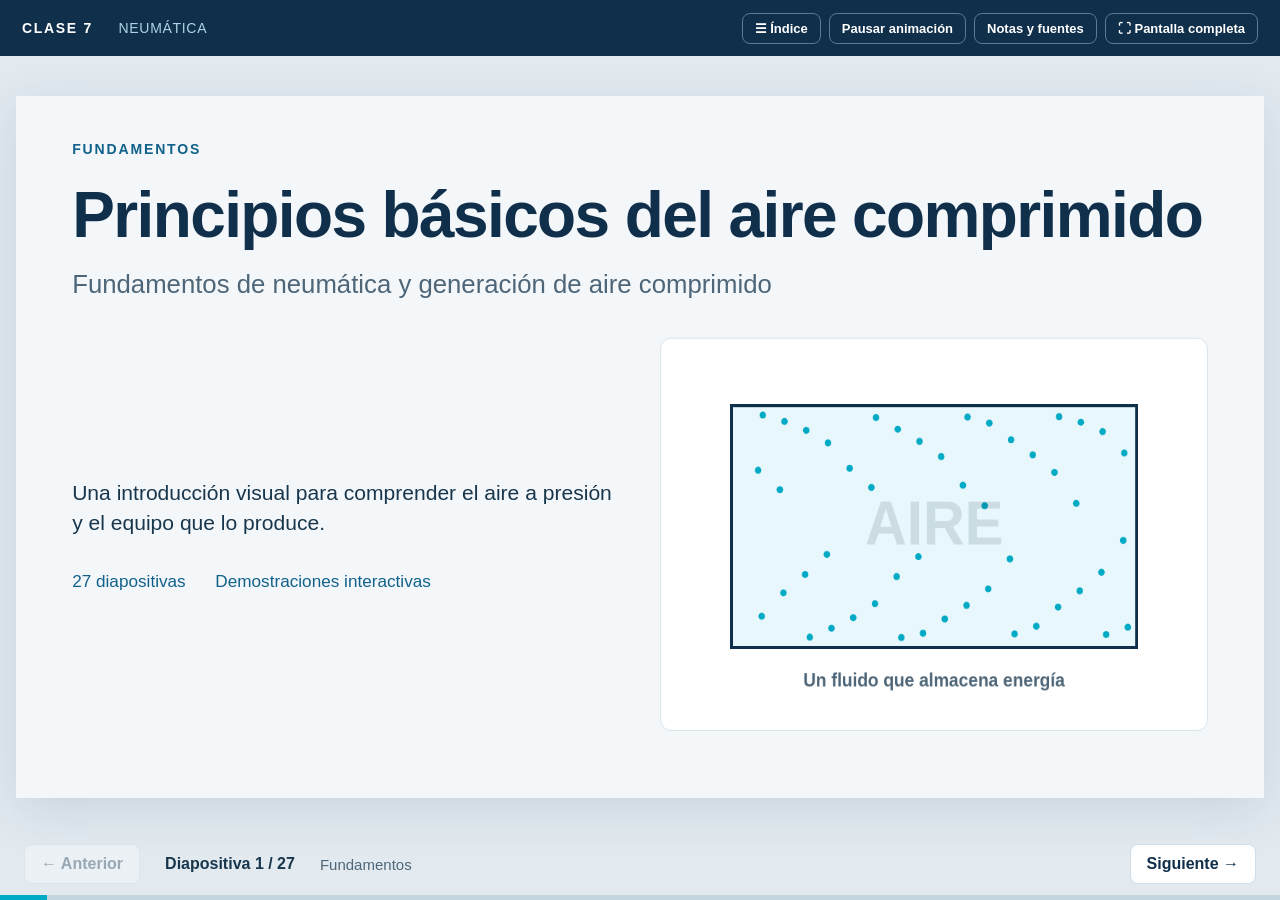
<file: index.html>
<!doctype html>
<html lang="es">
<head>
  <meta charset="utf-8">
  <meta name="viewport" content="width=device-width, initial-scale=1">
  <meta http-equiv="refresh" content="0; url=presentacion-aire-comprimido/index.html">
  <title>Clase 7 · Aire comprimido</title>
  <style>
    body { margin: 0; min-height: 100vh; display: grid; place-items: center; background: #f4f7fa; color: #102f4a; font-family: "Segoe UI", Arial, sans-serif; }
    main { max-width: 600px; padding: 32px; text-align: center; }
    h1 { font-size: 2rem; }
    p { line-height: 1.6; }
    a { display: inline-block; padding: 14px 24px; border-radius: 8px; background: #102f4a; color: white; text-decoration: none; }
    a:focus-visible { outline: 3px solid #00a9c4; outline-offset: 4px; }
  </style>
</head>
<body>
  <main>
    <h1>Principios básicos del aire comprimido</h1>
    <p>Abriendo la presentación de clase 7… Si no se abre automáticamente, utiliza el siguiente enlace.</p>
    <a href="presentacion-aire-comprimido/index.html">Abrir presentación</a>
  </main>
</body>
</html>
</file>
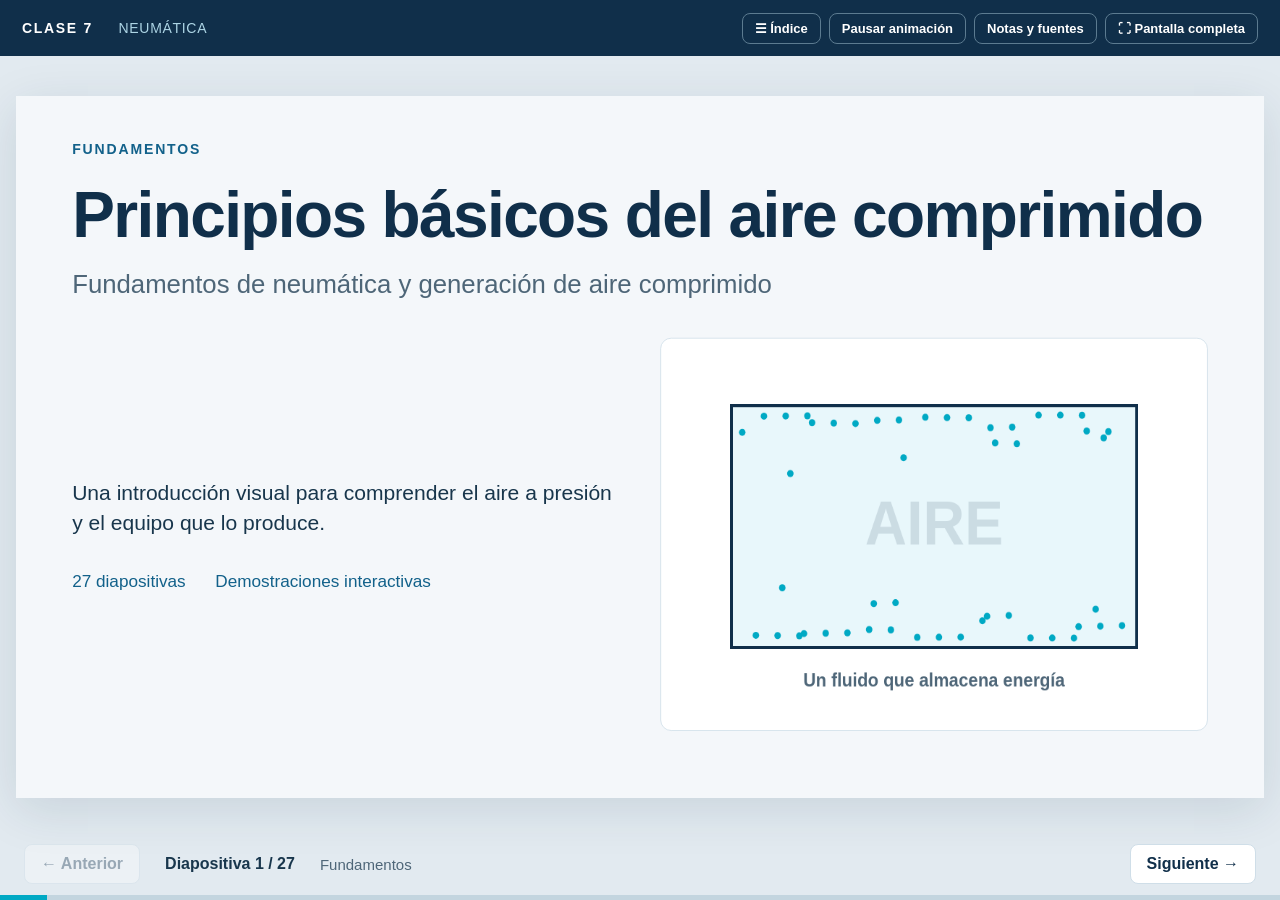
<file: presentacion-aire-comprimido/index.html>
<!doctype html>
<html lang="es">
<head>
  <meta charset="utf-8">
  <meta name="viewport" content="width=device-width, initial-scale=1">
  <title>Principios básicos del aire comprimido · Clase 7</title>
  <link rel="stylesheet" href="styles.css">
  <script src="script.js" defer></script>
</head>
<body>
  <header class="toolbar">
    <span class="brand">CLASE 7 <span>NEUMÁTICA</span></span>
    <div class="tools">
      <button id="menuButton" aria-expanded="false" aria-controls="contents">☰ Índice</button>
      <button id="pauseButton" aria-pressed="false">Pausar animación</button>
      <button id="notesButton" aria-expanded="false">Notas y fuentes</button>
      <button id="fullscreenButton">⛶ Pantalla completa</button>
    </div>
  </header>
  <main id="stage" aria-label="Presentación">
    <article id="slide" aria-live="polite"></article>
  </main>
  <footer class="navigation">
    <button id="previous" aria-label="Diapositiva anterior">← Anterior</button>
    <span id="counter"></span>
    <span id="sectionName"></span>
    <button id="next" aria-label="Diapositiva siguiente">Siguiente →</button>
  </footer>
  <div class="progress" role="progressbar" aria-label="Avance"><div id="progressFill"></div></div>
  <aside id="contents" class="drawer" hidden><div class="drawer-head"><h2>Contenido</h2><button id="closeMenu" aria-label="Cerrar índice">✕</button></div><nav id="slideList"></nav></aside>
  <aside id="notes" class="notes" hidden></aside>
  <div id="announcement" class="sr-only" role="status"></div>
</body>
</html>
</file>
<file: presentacion-aire-comprimido/styles.css>
:root{--navy:#102f4a;--blue:#12618a;--cyan:#00a9c4;--pale:#e8f7fb;--paper:#f4f7fa;--ink:#18364c;--muted:#4e6678;--line:#cfdee8;--orange:#d87714}
*{box-sizing:border-box}body{margin:0;background:#e2eaf0;color:var(--ink);font-family:"Segoe UI",Arial,sans-serif;overflow:hidden}button,input{font:inherit}button,a.cta{border:1px solid var(--line);background:white;color:var(--navy);padding:10px 16px;border-radius:8px;cursor:pointer;font-weight:600;text-decoration:none}button:hover,a.cta:hover{background:var(--pale);border-color:var(--cyan)}button:focus-visible,a:focus-visible,input:focus-visible{outline:3px solid var(--cyan);outline-offset:3px}button:disabled{opacity:.35;cursor:default}
.toolbar{height:56px;display:flex;align-items:center;justify-content:space-between;padding:0 22px;background:var(--navy);color:white}.brand{font-weight:800;letter-spacing:.12em;font-size:14px}.brand span{font-weight:400;margin-left:20px;letter-spacing:.05em;color:#add5e5}.tools{display:flex;gap:8px}.tools button{font-size:13px;background:transparent;border-color:#5c7b90;color:white;padding:7px 12px}
#stage{position:absolute;inset:66px 16px 72px;display:grid;place-items:center}#slide{width:1600px;height:900px;transform-origin:center;background:var(--paper);padding:58px 72px;box-shadow:0 15px 60px #102f4a20;overflow:hidden;display:flex;flex-direction:column;position:relative;flex-shrink:0}
#slide{position:absolute;left:50%;top:50%}.slide-enter{animation:enter .3s ease}@keyframes enter{from{opacity:.4;translate:12px 0}to{opacity:1;translate:0}}
.eyebrow{color:var(--blue);font-size:18px;font-weight:700;letter-spacing:.13em;margin:0 0 12px;text-transform:uppercase}h1{font-size:60px;line-height:1.08;margin:0 0 20px;letter-spacing:-.025em;color:var(--navy);font-weight:750}h2{font-size:34px;margin:0 0 14px;color:var(--navy)}h3{font-size:28px;margin:0 0 10px}p{font-size:27px;line-height:1.42;margin:0 0 18px}.lede{font-size:28px;color:var(--muted);max-width:1180px}.body{flex:1;min-height:0;display:flex;flex-direction:column;justify-content:center;gap:24px}.split{display:grid;grid-template-columns:1fr 1fr;gap:52px;align-items:center;min-height:0}.split.wide-visual{grid-template-columns:.86fr 1.14fr}.hero h1{font-size:82px}.hero .lede{font-size:33px}.hero .eyebrow{margin-bottom:30px}.cover-numbers{display:flex;gap:38px;margin-top:42px;font-size:22px;color:var(--blue)}
.grid{display:grid;grid-template-columns:repeat(3,1fr);gap:22px}.grid.two{grid-template-columns:repeat(2,1fr)}.card{background:white;border:1px solid var(--line);border-radius:14px;padding:26px;position:relative}.card p{font-size:24px;margin:0;color:var(--muted)}.card .symbol{display:block;color:var(--cyan);font-size:42px;font-weight:700;margin-bottom:18px}.feature{border-left:5px solid var(--cyan);padding-left:23px;margin:22px 0}.feature p{font-size:26px}.feature h3{margin:0 0 5px}.formula{font-size:48px;color:var(--navy);font-weight:750;padding:22px 0;line-height:1.2}.formula small{display:block;font-size:23px;color:var(--muted);font-weight:400;margin-top:12px}.callout{font-size:24px;padding:19px 24px;border-left:5px solid var(--cyan);background:var(--pale);line-height:1.4;margin-top:16px}.callout.warn{background:#fff2df;border-color:var(--orange)}.footnote{font-size:20px;color:var(--muted);margin:20px 0 0;line-height:1.35}.big-number{font-size:80px;font-weight:800;color:var(--blue);line-height:1.1}.big-number small{font-size:29px;font-weight:400}.metric-row{display:flex;gap:45px;margin:24px 0}.metric-row div{flex:1}.metric-row b{font-size:43px;display:block}.metric-row span{font-size:22px;color:var(--muted)}.controls{display:flex;align-items:center;gap:18px;flex-wrap:wrap;margin-top:20px}.controls label{font-size:24px;font-weight:650;flex:1}.controls input{display:block;width:100%;accent-color:var(--cyan);margin:14px 0 0}.controls button{font-size:25px;padding:13px 25px}.primary,.cta{background:var(--navy)!important;color:white!important;border-color:var(--navy)!important}.canvas-wrap{background:white;border:1px solid var(--line);border-radius:14px;overflow:hidden;padding:16px}.canvas-wrap canvas{width:100%;height:340px;display:block}.canvas-wrap.tall canvas{height:470px}.caption{font-size:21px;color:var(--muted);margin:12px 6px}.chain{display:grid;grid-template-columns:repeat(4,1fr);gap:20px}.chain .step{padding:24px;background:white;border:2px solid var(--line);border-radius:12px;position:relative;transition:.3s}.step b{font-size:26px;display:block}.step small{font-size:21px;color:var(--muted);display:block;margin-top:10px}.step em{font-style:normal;font-weight:750;color:var(--cyan);font-size:22px;display:block;margin-bottom:10px}.step.active{background:var(--pale);border-color:var(--cyan);box-shadow:0 0 0 3px #00a9c420}.component-grid{display:grid;grid-template-columns:repeat(4,1fr);gap:16px}.component{font-size:24px;min-height:100px;text-align:left;border-radius:12px;padding:20px}.component.active{background:var(--navy);color:white}.detail{min-height:114px;border-left:5px solid var(--cyan);background:var(--pale);padding:20px 24px}.detail h3{font-size:27px}.detail p{font-size:25px;margin:0}
.tree{display:grid;grid-template-columns:1fr 1fr;gap:44px}.tree .branch{border-top:7px solid var(--blue);padding-top:22px}.tree .leaf{display:flex;align-items:center;gap:22px;border-bottom:1px solid var(--line);padding:19px 0;font-size:28px}.leaf b{min-width:170px}.leaf span{font-size:23px;color:var(--muted)}.leaf.highlight{background:var(--pale);padding:22px;border-left:5px solid var(--cyan)}.schematic{width:100%;height:430px;object-fit:contain}.checklist{display:grid;grid-template-columns:1fr 1fr;gap:22px 40px}.check{font-size:27px;line-height:1.35;border-bottom:1px solid var(--line);padding:15px 0}.check::before{content:"✓";color:var(--cyan);font-weight:800;margin-right:15px}.warning::before{content:"!";color:var(--orange)}.safety h1{color:#87450e}.safety{background:#fffaf2!important}.frl{display:flex;align-items:center;gap:16px}.frl .card{flex:1;padding:25px 18px;text-align:center}.frl h3{font-size:25px}.frl p{font-size:22px}.arrow{font-size:32px;color:var(--cyan)}.bar-compare{display:flex;gap:20px;align-items:end;height:200px}.bar-compare div{flex:1;background:var(--pale);border-top:5px solid var(--cyan);padding:18px;font-size:25px}.bar-compare b{display:block;font-size:37px}.center{text-align:center}.ending{background:var(--navy)!important;color:white}.ending h1,.ending h2{color:white}.ending .lede{color:#c8e3ef}.ending .eyebrow{color:#71d4e4}.ending .cta{display:inline-block;background:var(--cyan)!important;border-color:var(--cyan)!important;font-size:29px;padding:22px 36px;margin-top:25px}.energy{display:flex;align-items:center;gap:10px}.energy .step{flex:1;border-top:4px solid var(--blue);padding:18px 10px;background:white;min-height:145px}.energy .step b{font-size:23px}.energy .loss{font-size:19px;color:var(--orange);margin-top:16px}
.navigation{position:absolute;bottom:13px;left:24px;right:24px;height:46px;display:flex;align-items:center;gap:25px}.navigation button{font-size:16px}.navigation #counter{font-weight:700;font-size:16px}.navigation #sectionName{color:var(--muted);flex:1;font-size:15px}.progress{height:5px;position:fixed;bottom:0;left:0;width:100%;background:#c3d5df}.progress>div{height:100%;background:var(--cyan);transition:width .25s}
.drawer{position:fixed;z-index:10;inset:56px auto 0 0;width:360px;background:white;box-shadow:10px 0 40px #102f4a40;padding:20px;overflow:auto}.drawer-head{display:flex;justify-content:space-between;align-items:center}.drawer h2{font-size:23px}.drawer nav{display:grid;gap:5px}.drawer nav button{font-size:15px;text-align:left;padding:10px}.drawer nav button.current{background:var(--navy);color:white}.notes{position:fixed;z-index:12;right:22px;bottom:75px;width:min(540px,90vw);max-height:65vh;overflow:auto;padding:25px;background:white;border:1px solid var(--line);box-shadow:0 10px 40px #102f4a40;border-radius:12px}.notes h2{font-size:22px}.notes p,.notes a{font-size:17px;line-height:1.5}.notes a{color:var(--blue)}[hidden]{display:none!important}.sr-only{position:absolute;width:1px;height:1px;overflow:hidden;clip-path:inset(50%)}.flowline{height:68px;border:6px solid var(--blue);border-radius:12px;position:relative;overflow:hidden;background:var(--pale)}.stream{position:absolute;inset:0;background:radial-gradient(circle,var(--cyan) 0 5px,transparent 6px) 0 center/60px 24px;animation:stream 2s linear infinite}.stream.slow{background-size:135px 24px;animation-duration:5s}@keyframes stream{to{background-position:300px center}}body.paused .stream{animation-play-state:paused}
@media(max-width:750px){.brand span{display:none}.toolbar{padding:0 8px}.tools{gap:4px}.tools button{font-size:10px;padding:7px 6px}.brand{font-size:11px}.navigation{left:10px;right:10px;gap:12px}.navigation #sectionName{display:none}.navigation #counter{flex:1;font-size:12px}.navigation button{font-size:12px;padding:8px}.drawer{width:min(360px,95vw)}}
@media(prefers-reduced-motion:reduce){.slide-enter,.stream{animation:none}*{scroll-behavior:auto}}
</file>
